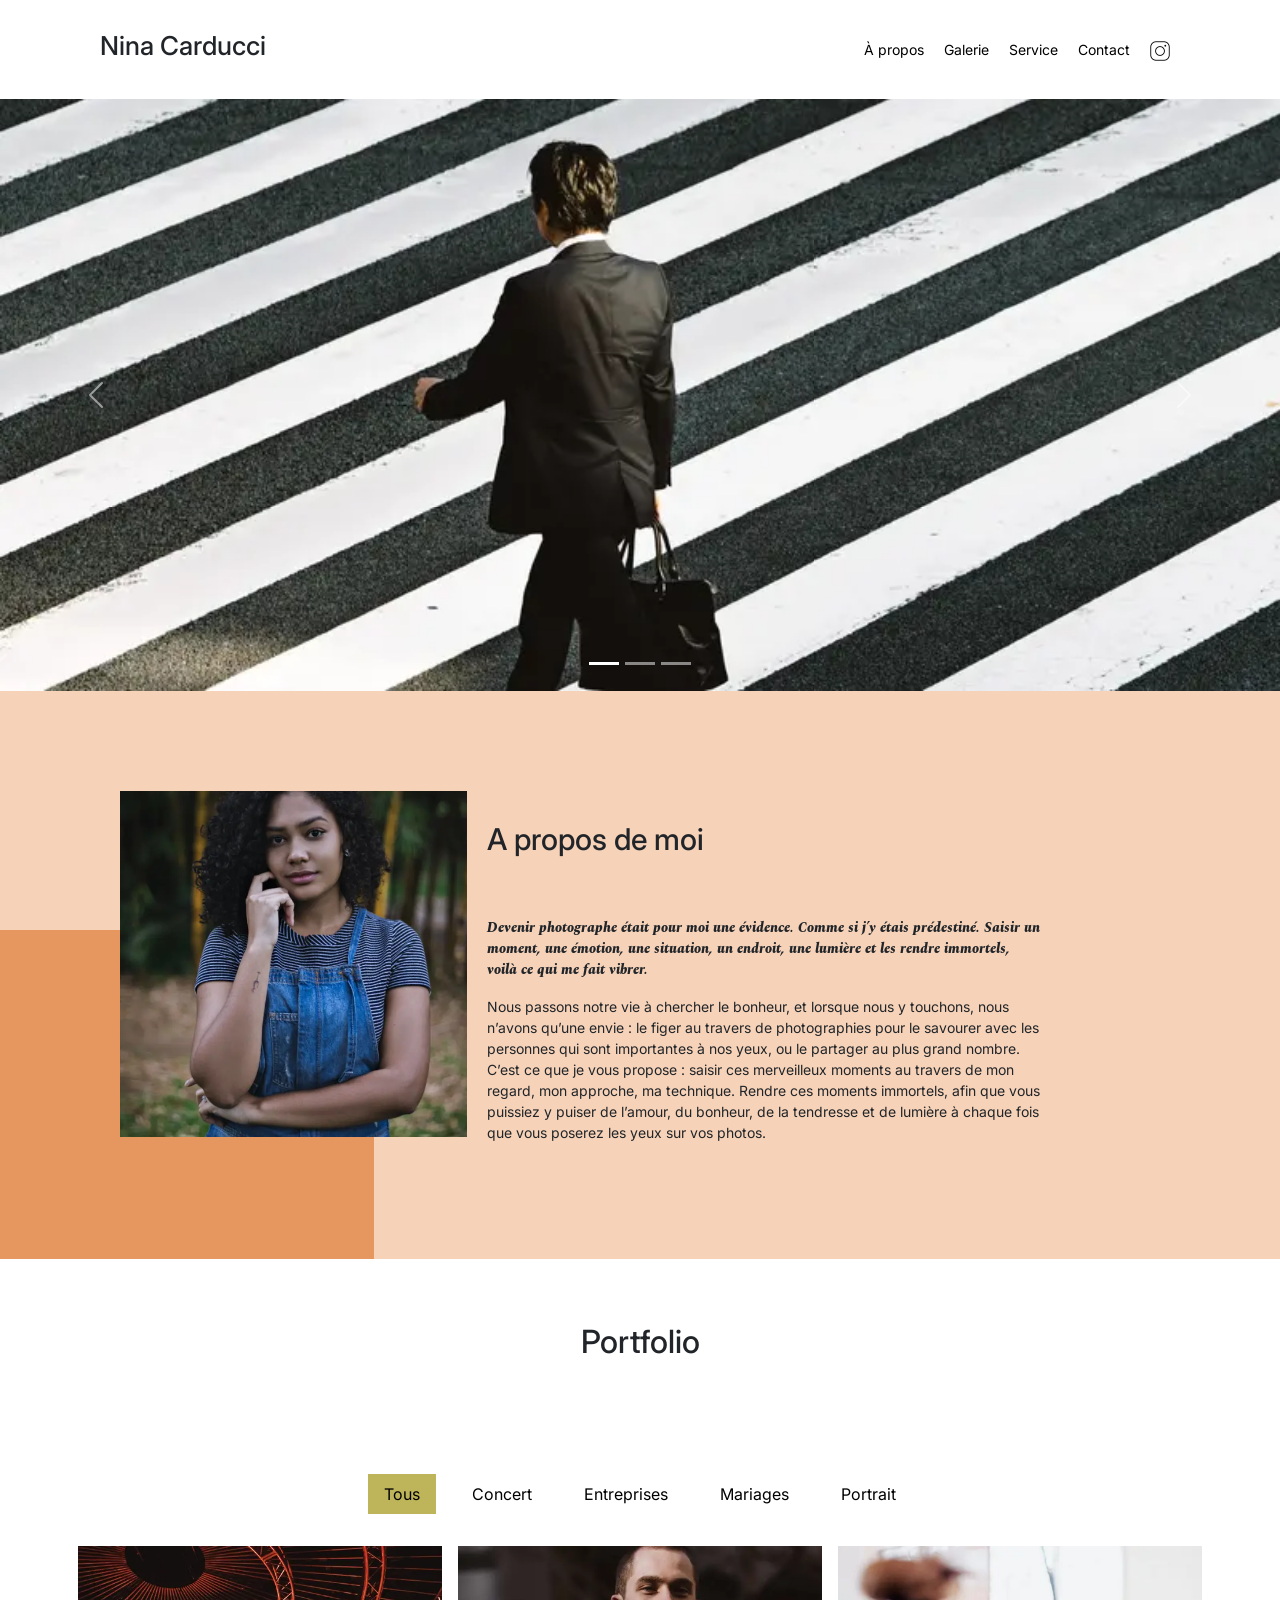
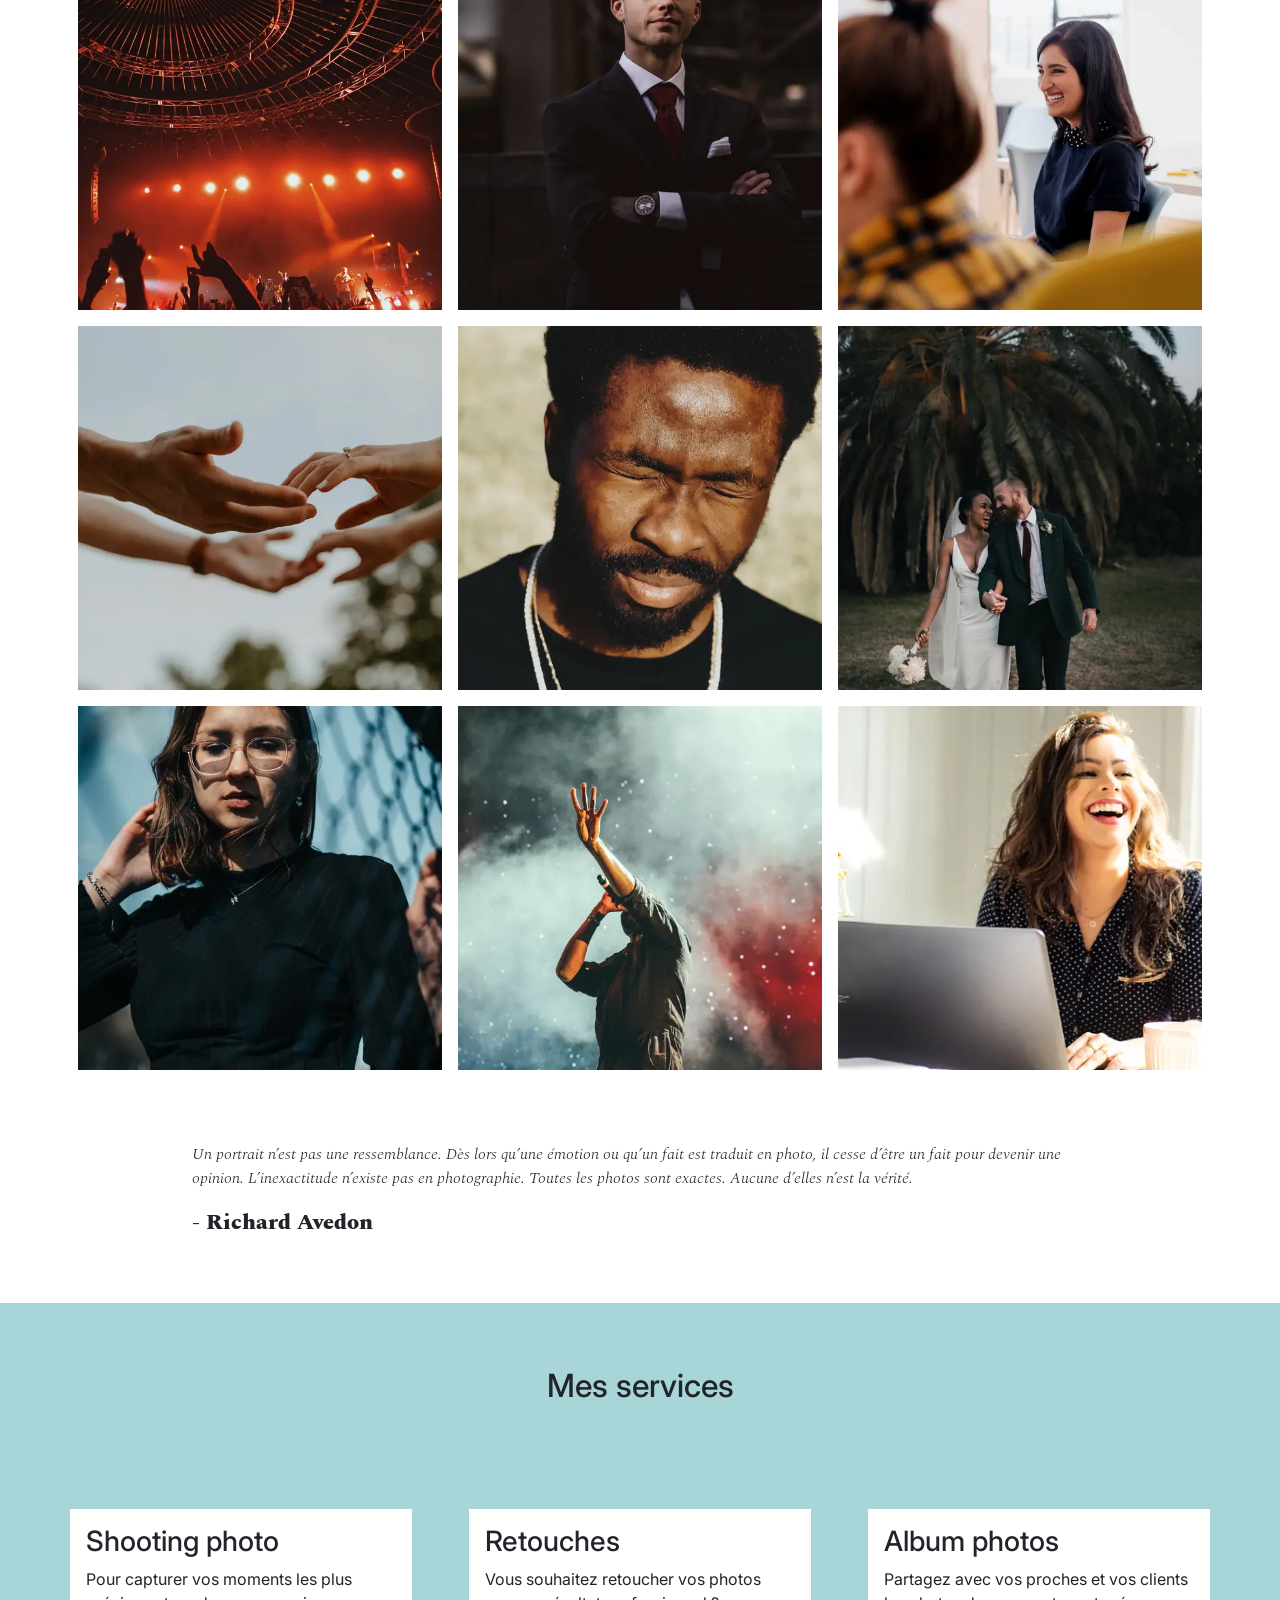
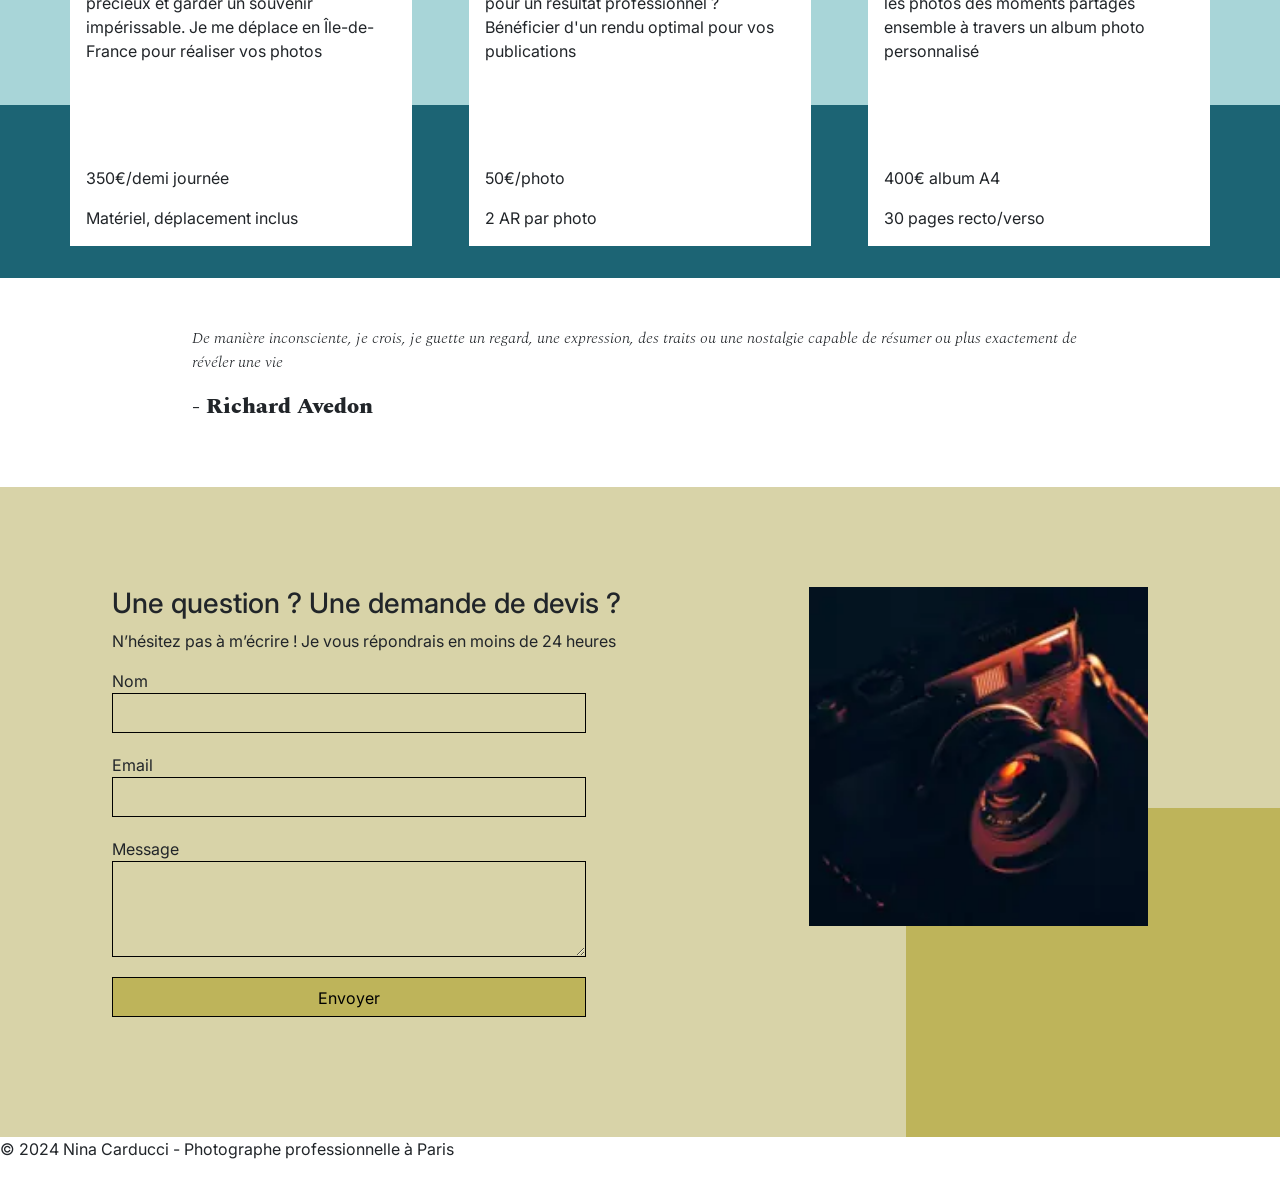
<file: index.html>
<!DOCTYPE html>
<html lang="fr">
<head>
	<meta name="viewport" content="width=device-width, initial-scale=1.0">
	<link rel="stylesheet" href="./assets/bootstrap/bootstrap.min.css">
	<link rel="stylesheet" href="./assets/style.css">
	<link rel="preconnect" href="https://fonts.googleapis.com">
	<link rel="preconnect" href="https://fonts.gstatic.com" crossorigin>
	<link href="https://fonts.googleapis.com/css2?family=Inter&family=Spectral:ital,wght@0,400;1,300;1,400;1,800&display=swap" rel="stylesheet" media="print" onload="this.media='all'">
	<link rel="preload" href="./assets/images/slider/ryoji-iwata-wUZjnOv7t0g-unsplash.webp" as="image" fetchpriority="high">
	<meta charset="UTF-8">
	<title>Nina Carducci - Photographe professionnelle en Île-de-France</title>
	<meta name="description" content="Nina Carducci, photographe professionnelle à Paris. Portraits, mariages, événements et shooting photo en Île-de-France. Devis gratuit.">
	<meta name="robots" content="index, follow">
	<meta property="og:type" content="website">
	<meta property="og:url" content="https://angegabrieliliesyvainonangaouk-prog.github.io/photographe-website-/">
	<meta property="og:title" content="Nina Carducci - Photographe professionnelle en Île-de-France">
	<meta property="og:description" content="Nina Carducci, photographe professionnelle à Paris. Portraits, mariages, événements et shooting photo en Île-de-France. Devis gratuit.">
	<meta property="og:image" content="https://angegabrieliliesyvainonangaouk-prog.github.io/photographe-website-/assets/images/nina.webp">
	<meta property="og:locale" content="fr_FR">
	<meta name="twitter:card" content="summary_large_image">
	<meta name="twitter:title" content="Nina Carducci - Photographe professionnelle en Île-de-France">
	<meta name="twitter:description" content="Nina Carducci, photographe professionnelle à Paris. Portraits, mariages, événements et shooting photo en Île-de-France. Devis gratuit.">
	<meta name="twitter:image" content="https://angegabrieliliesyvainonangaouk-prog.github.io/photographe-website-/assets/images/nina.webp">
	<script type="application/ld+json">
	{
		"@context": "https://schema.org",
		"@type": "ProfessionalService",
		"name": "Nina Carducci",
		"description": "Photographe professionnelle à Bordeaux. Portraits, mariages, événements et shooting photo en Gironde.",
		"url": "https://angegabrieliliesyvainonangaouk-prog.github.io/photographe-website-/",
		"image": "https://angegabrieliliesyvainonangaouk-prog.github.io/photographe-website-/assets/images/nina.webp",
		"priceRange": "50€ - 400€",
		"telephone": "+33556677889",
		"address": {
			"@type": "PostalAddress",
			"streetAddress": "68 avenue Alsace-Lorraine",
			"postalCode": "33200",
			"addressLocality": "Bordeaux",
			"addressCountry": "FR"
		},
		"geo": {
			"@type": "GeoCoordinates",
			"latitude": 44.837789,
			"longitude": -0.57918
		},
		"openingHoursSpecification": {
			"@type": "OpeningHoursSpecification",
			"dayOfWeek": ["Monday", "Tuesday", "Wednesday", "Thursday", "Friday"],
			"opens": "10:00",
			"closes": "19:00"
		},
		"areaServed": "Bordeaux",
		"serviceType": ["Photographie", "Retouches photo", "Album photo"],
		"sameAs": "https://www.instagram.com/ninacarducci.photo/?hl=fr"
	}
	</script>
	<script src="https://code.jquery.com/jquery-3.4.1.min.js" integrity="sha256-CSXorXvZcTkaix6Yvo6HppcZGetbYMGWSFlBw8HfCJo=" crossorigin="anonymous" defer></script>
	<script src="./assets/bootstrap/bootstrap.bundle.min.js" defer></script>
	<script src="./assets/maugallery.js" defer></script>
	<script src="./assets/scripts.js" defer></script>
</head>
<body>
<header class="top-header">
	<h1 class="name">Nina Carducci</h1>
	<nav class="nav">   
		<ul>
			<li><a href="#about">À propos</a></li>
			<li><a href="#gallery">Galerie</a></li>
			<li><a href="#services">Service</a></li>
			<li><a href="#contact">Contact</a></li>
			<li><a class="social-link" href="https://www.instagram.com/ninacarducci.photo/?hl=fr" target="_blank" rel="noopener noreferrer"><img src="assets/images/instagram.png" alt="Instagram de Nina Carducci"></a></li>
		</ul>
	</nav>
</header>
<main>
<section id="header" aria-label="Bannière principale">

	<div id="carouselExampleIndicators" class="carousel slide" data-bs-ride="carousel">
		<div class="carousel-indicators">
			<button type="button" data-bs-target="#carouselExampleIndicators" data-bs-slide-to="0" class="active" aria-current="true" aria-label="Slide 1"></button>
			<button type="button" data-bs-target="#carouselExampleIndicators" data-bs-slide-to="1" aria-label="Slide 2"></button>
			<button type="button" data-bs-target="#carouselExampleIndicators" data-bs-slide-to="2" aria-label="Slide 3"></button>
		</div>
		<div class="carousel-inner">
			<div class="carousel-item active">
				<img src="./assets/images/slider/ryoji-iwata-wUZjnOv7t0g-unsplash.webp" width="800" height="370" class="d-block w-100" alt="Photographe en action lors d'un événement" fetchpriority="high">
			</div>
			<div class="carousel-item">
				<img src="./assets/images/slider/nicholas-green-nPz8akkUmDI-unsplash.webp" width="1920" height="888" class="d-block w-100" alt="Séance photo professionnelle en lumière naturelle">
			</div>
			<div class="carousel-item">
				<img src="./assets/images/slider/edward-cisneros-3_h6-1NPDGw-unsplash.webp" width="1920" height="887" class="d-block w-100" alt="Portrait capturé lors d'un shooting photo">
			</div>
		</div>
		<button class="carousel-control-prev" type="button" data-bs-target="#carouselExampleIndicators" data-bs-slide="prev" aria-label="Previous">
			<span class="carousel-control-prev-icon" aria-hidden="true"></span>
		</button>
		<button class="carousel-control-next" type="button" data-bs-target="#carouselExampleIndicators" data-bs-slide="next" aria-label="Next">
			<span class="carousel-control-next-icon" aria-hidden="true"></span>
		</button>
	</div>
</section>
<section id="about" aria-labelledby="about-title">
	<div class="picture left">
				<img src="./assets/images/nina.webp" alt="Nina Carducci, photographe professionnelle" loading="lazy">
	</div>
	<div id="about-me">
		<h2 id="about-title" class="about-me__title">A propos de moi</h2>
		<p class="about-me__introduction">Devenir photographe était pour moi une évidence. Comme si j’y étais prédestiné. Saisir un moment, une émotion, une situation, un endroit, une lumière et les rendre immortels, voilà ce qui me fait vibrer.</p>
		<p>Nous passons notre vie à chercher le bonheur, et lorsque nous y touchons, nous n’avons qu’une envie : le figer au travers de photographies pour le savourer avec les personnes qui sont importantes à nos yeux, ou le partager au plus grand nombre.
			C’est ce que je vous propose : saisir ces merveilleux moments au travers de mon regard, mon approche, ma technique. Rendre ces moments immortels, afin que vous puissiez y puiser de l’amour, du bonheur, de la tendresse et de lumière à chaque fois que vous poserez les yeux sur vos photos.</p>
	</div>
</section>
<section id="gallery" aria-labelledby="gallery-title">
	<h2 id="gallery-title" class="title">Portfolio</h2>
	<div class="container py-3">
		<div class="gallery" style="display: none">
			<img data-gallery-tag="Concert" class="gallery-item" src="./assets/images/gallery/concerts/aaron-paul-wnX-fXzB6Cw-unsplash.webp" alt="Photo de concert prise par Nina Carducci" loading="lazy"/>
			<img data-gallery-tag="Entreprises" class="gallery-item" src="./assets/images/gallery/entreprise/ali-morshedlou-WMD64tMfc4k-unsplash.webp" alt="Portrait professionnel en entreprise" loading="lazy"/>
			<img data-gallery-tag="Entreprises" class="gallery-item" src="./assets/images/gallery/entreprise/jason-goodman-tHO1_OuKbg0-unsplash.webp" alt="Shooting photo corporate" loading="lazy"/>
			<img data-gallery-tag="Mariages" class="gallery-item" src="./assets/images/gallery/mariage/hannah-busing-RvF2R_qMpRk-unsplash.webp" alt="Photo de mariage capturée par Nina Carducci" loading="lazy"/>
			<img data-gallery-tag="Portrait" class="gallery-item" src="./assets/images/gallery/portraits/ade-tunji-rVkhWWZFAtQ-unsplash.webp" alt="Portrait artistique en studio" loading="lazy"/>
			<img data-gallery-tag="Mariages" class="gallery-item" src="./assets/images/gallery/mariage/jakob-owens-SiniLJkXhMc-unsplash.webp" alt="Moments de bonheur lors d'un mariage" loading="lazy"/>
			<img data-gallery-tag="Portrait" class="gallery-item" src="./assets/images/gallery/portraits/nino-van-prattenburg--443cl1uR_8-unsplash.webp" alt="Portrait expressif en lumière naturelle" loading="lazy"/>
			<img data-gallery-tag="Concert" class="gallery-item" src="./assets/images/gallery/concerts/austin-neill-hgO1wFPXl3I-unsplash.webp" alt="Ambiance d'un concert en photographie" loading="lazy"/>
			<img data-gallery-tag="Entreprises" class="gallery-item" src="./assets/images/gallery/entreprise/mateus-campos-felipe-Fsgzm8N0hIY-unsplash.webp" alt="Portrait d'entrepreneur professionnel" loading="lazy"/>
		</div>
	</div>
	<div class="quote">
		<figure>
			<blockquote>
				<p class="quote__text">Un portrait n’est pas une ressemblance. Dès lors qu’une émotion ou qu’un fait est traduit en photo, il cesse d’être un fait pour devenir une opinion. L’inexactitude n’existe pas en photographie. Toutes les photos sont exactes. Aucune d’elles n’est la vérité.</p>
			</blockquote>
			<figcaption class="quote__author">- Richard Avedon</figcaption>
		</figure>
	</div>
</section>
<section id="services" aria-labelledby="services-title">
	<h2 id="services-title" class="title">Mes services</h2>
	<div class="container">
		<div class="service">
			<div class="service__description">
				<h3>Shooting photo</h3>
				<p>Pour capturer vos moments les plus précieux et garder un souvenir impérissable. Je me déplace en Île-de-France pour réaliser vos photos</p>
			</div>
			<div class="service__price">
			<p class="service__price-title">350€/demi journée</p>
				<span>Matériel, déplacement inclus</span>
			</div>

		</div>
		<div class="service">
			<div class="service__description">
				<h3>Retouches</h3>
				<p>Vous souhaitez retoucher vos photos pour un résultat professionnel ? Bénéficier d'un rendu optimal pour vos publications</p>
			</div>
			<div class="service__price">
				<p class="service__price-title">50€/photo</p>
				<span>2 AR par photo</span>
			</div>
		</div>
		<div class="service">
			<div class="service__description">
				<h3>Album photos</h3>
				<p>Partagez avec vos proches et vos clients les photos des moments partagés ensemble à travers un album photo personnalisé</p>
			</div>
			<div class="service__price">
				<p class="service__price-title">400€ album A4</p>
				<span>30 pages recto/verso</span>
			</div>
		</div>
	</div>
</section>
<section class="quote" aria-label="Citation">
	<figure>
		<blockquote>
			<p class="quote__text">De manière inconsciente, je crois, je guette un regard, une expression, des traits ou une nostalgie capable de résumer ou plus exactement de révéler une vie</p>
		</blockquote>
		<figcaption class="quote__author">- Richard Avedon</figcaption>
	</figure>
</section>
<section id="contact" aria-labelledby="contact-title">
	<div class="container">
		<div class="form-container">
			<h3 id="contact-title">Une question ? Une demande de devis ?</h3>
			<p> N’hésitez pas à m’écrire ! Je vous répondrais en moins de 24 heures</p>
			<form action="" method="post">
				<label for="nom">Nom</label>
				<input type="text" name="nom" id="nom" autocomplete="name">
				<label for="email">Email</label>
				<input type="email" name="email" id="email" autocomplete="email">
				<label for="message">Message</label>
				<textarea name="message" id="message" cols="30" rows="10" autocomplete="off"></textarea>
				<input type="submit" value="Envoyer"/>
			</form>
		</div>
		<div class="picture right">
			<img src="./assets/images/camera.webp" alt="Appareil photo professionnel de Nina Carducci" loading="lazy">
		</div>
	</div>
</section>
</main>
<footer class="footer">
	<p>&copy; 2024 Nina Carducci - Photographe professionnelle à Paris</p>
</footer>
</body>
</html>
</file>
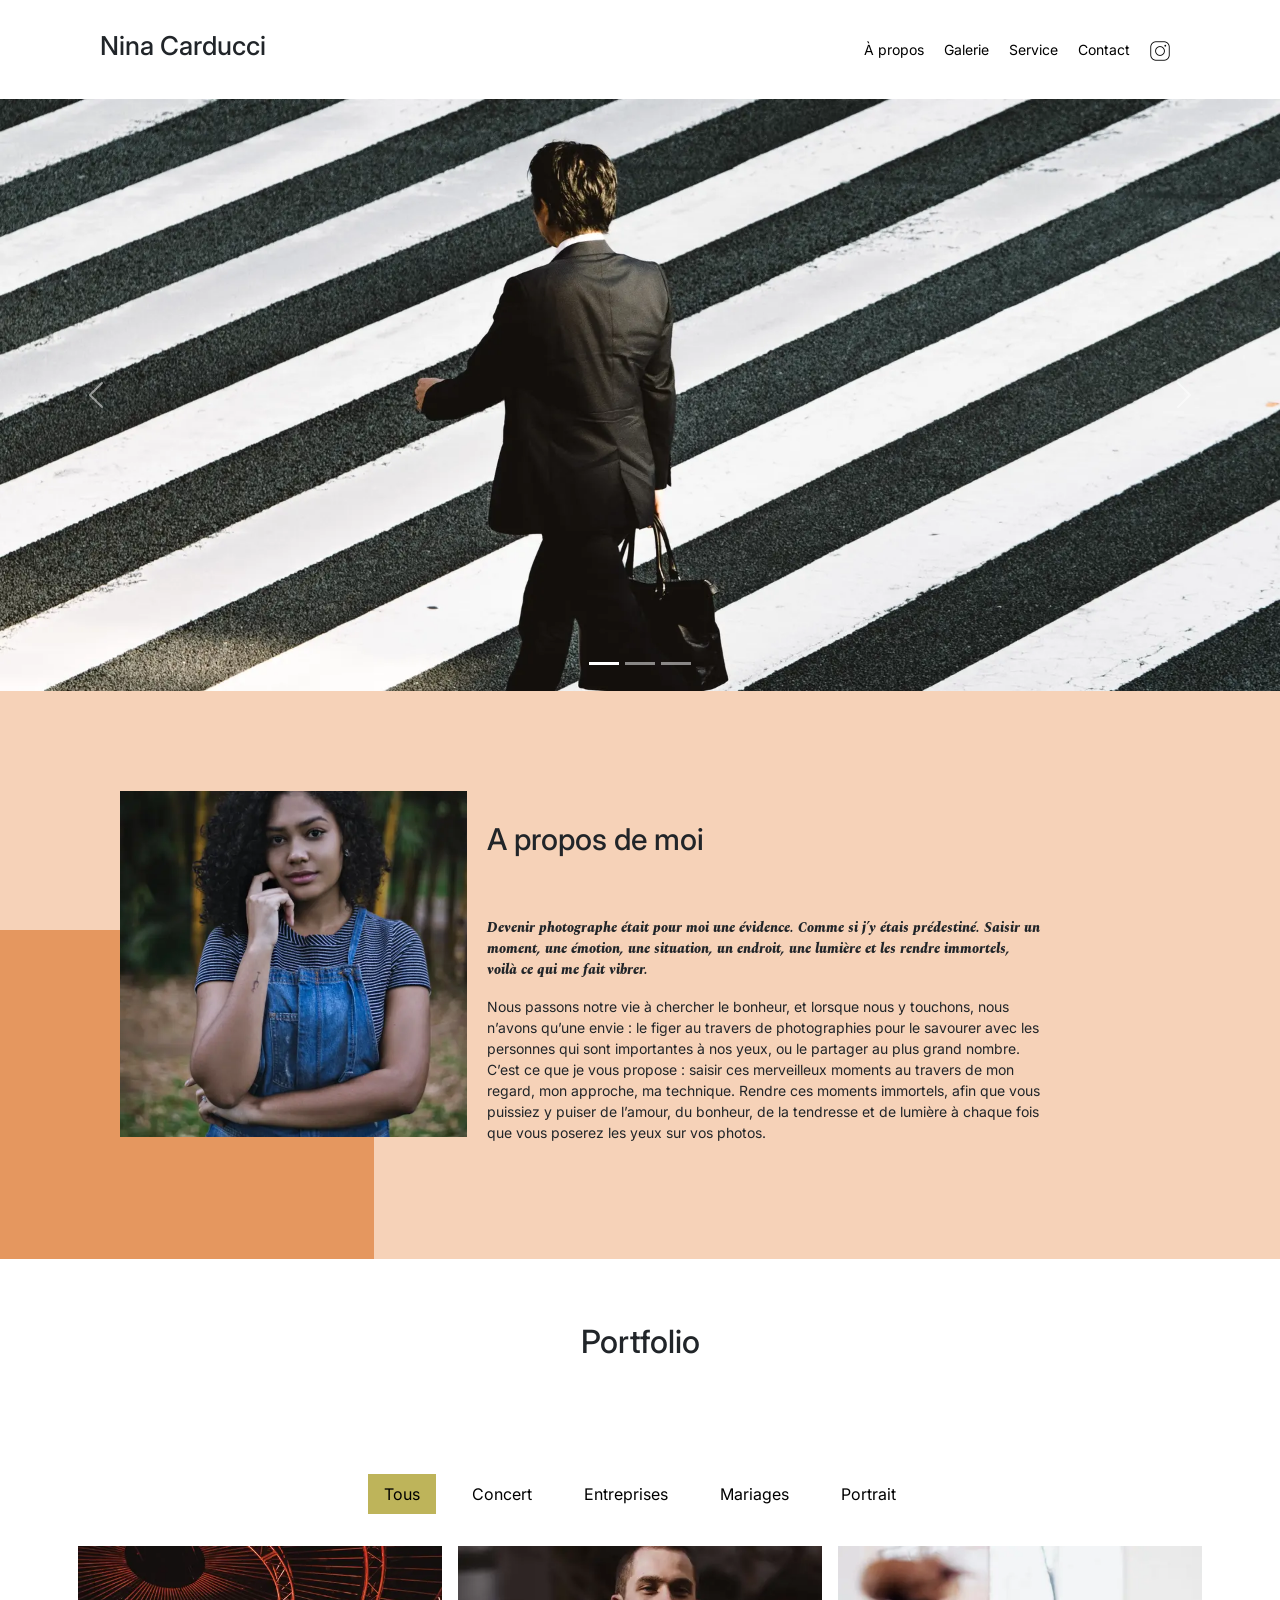
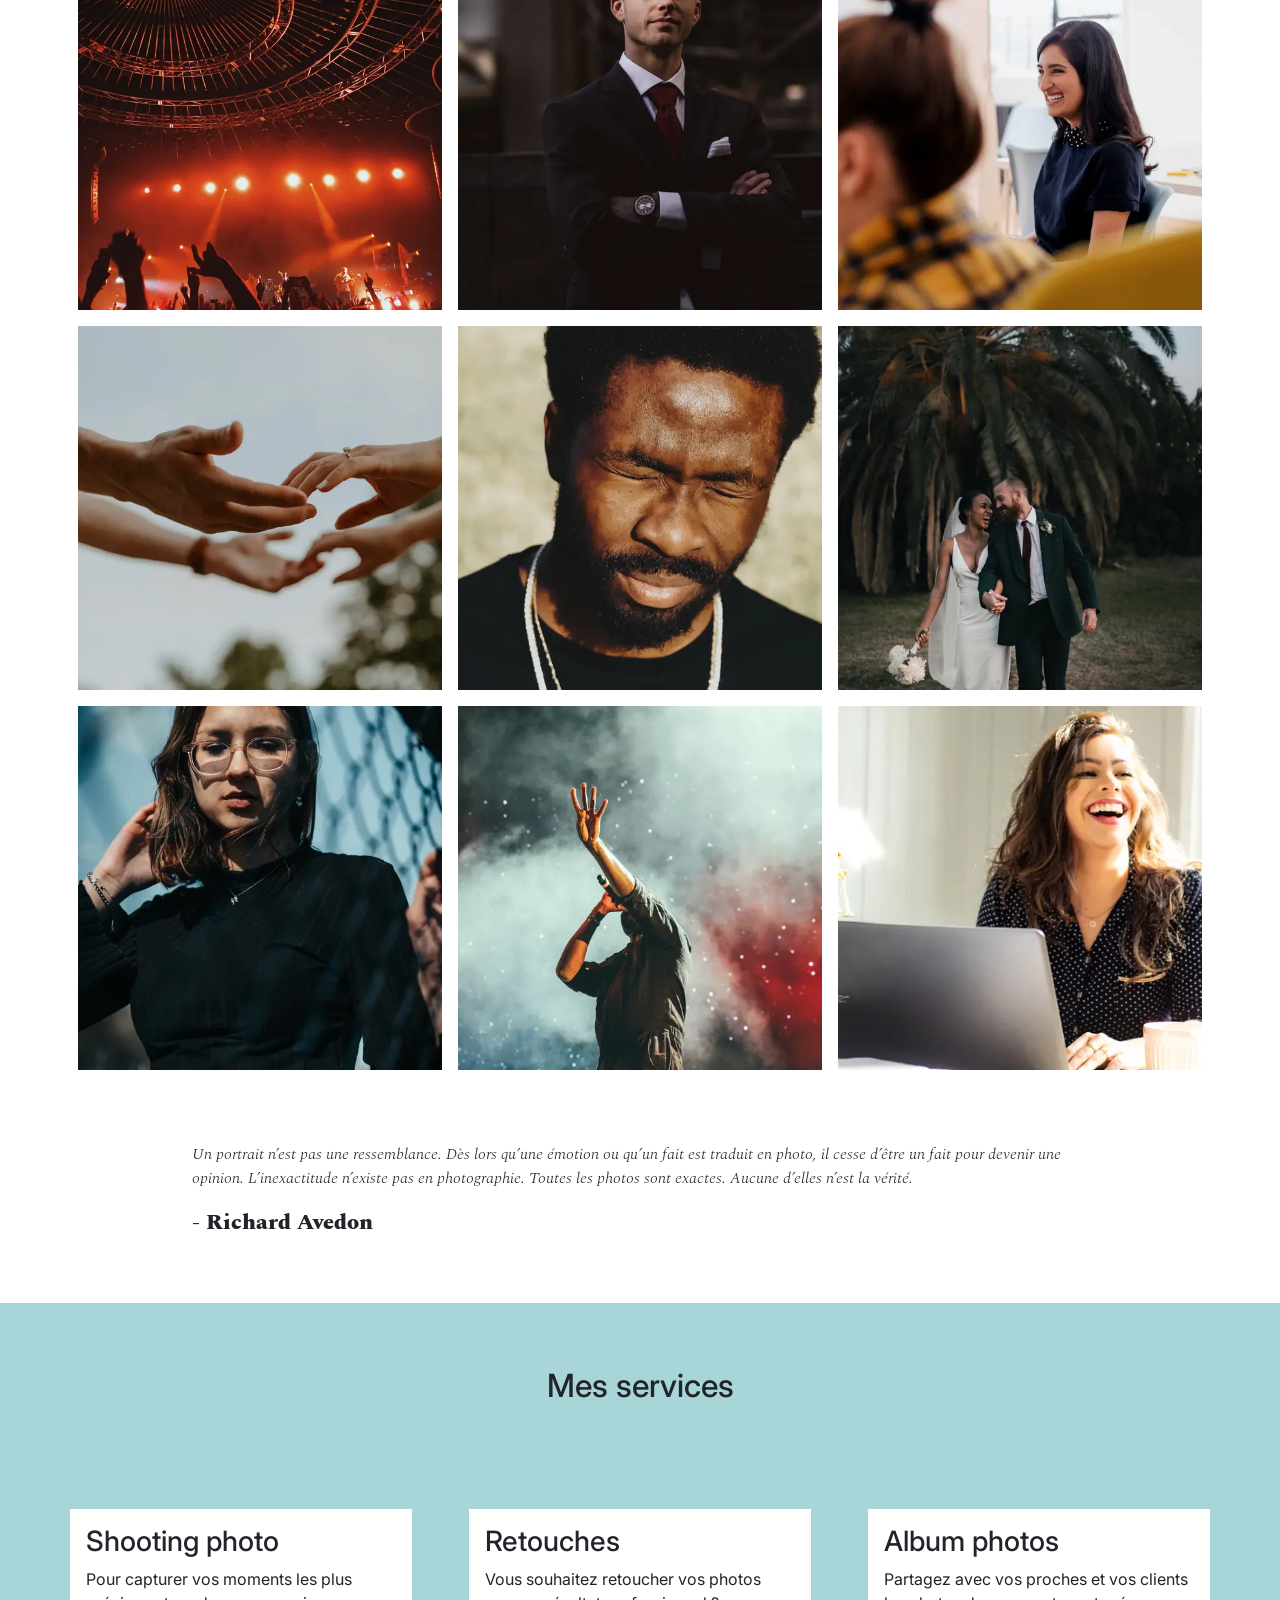
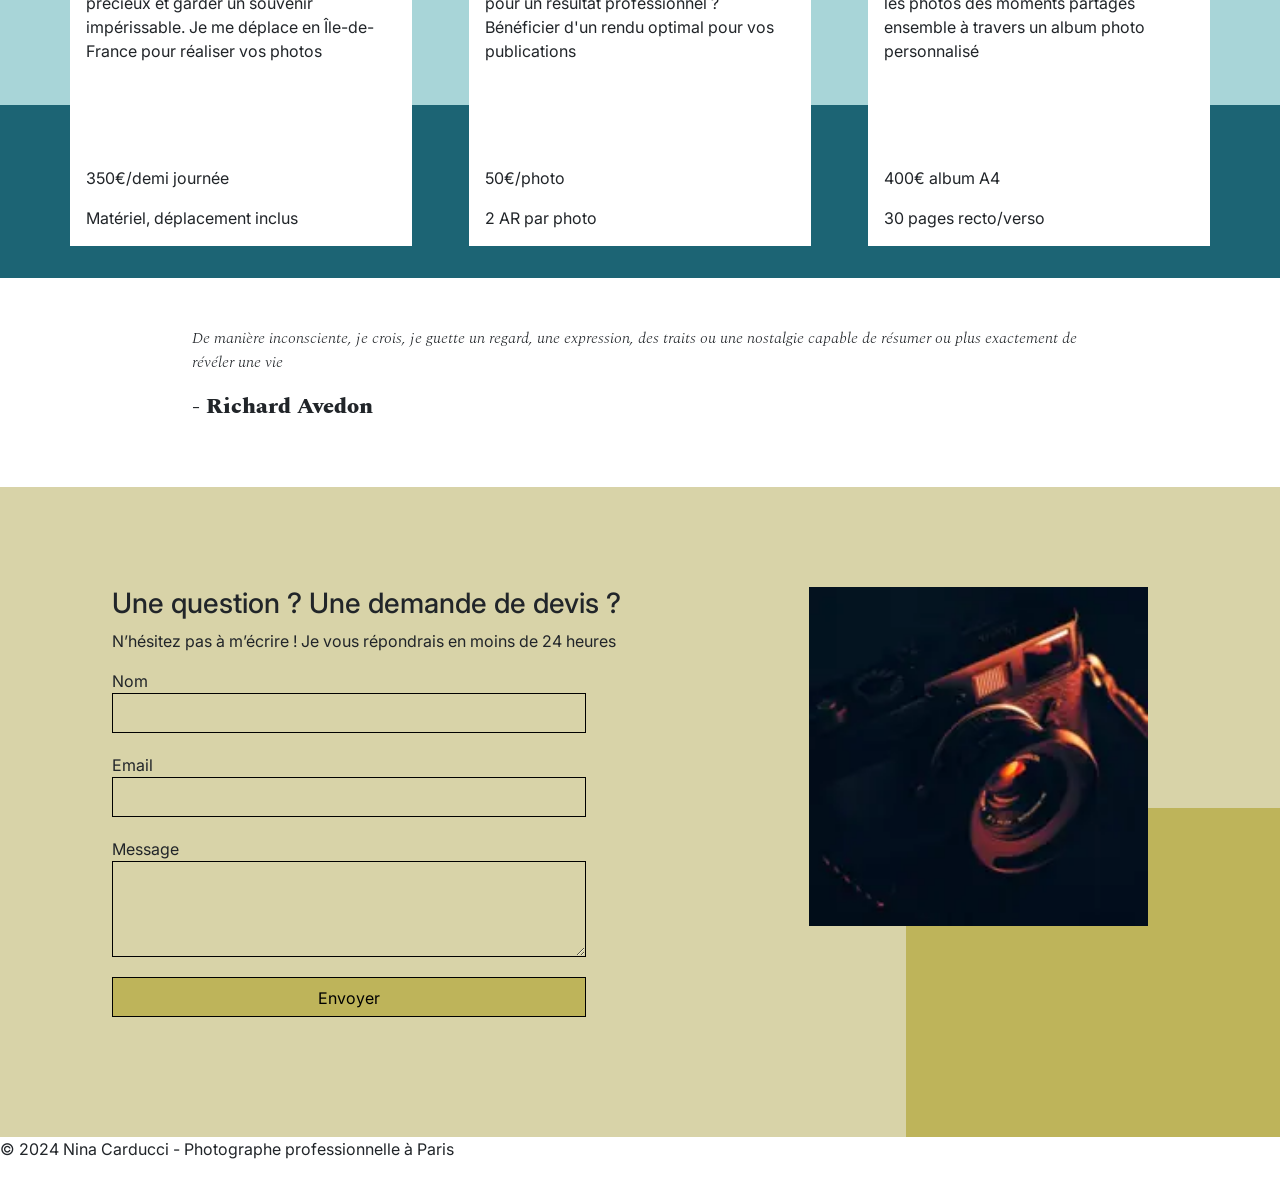
<file: Nina-Carducci-Dev/index.html>
<!DOCTYPE html>
<html lang="fr">
<head>
	<meta name="viewport" content="width=device-width, initial-scale=1.0">
	<link rel="stylesheet" href="./assets/bootstrap/bootstrap.min.css">
	<link rel="stylesheet" href="./assets/style.css">
	<link rel="preconnect" href="https://fonts.googleapis.com">
	<link rel="preconnect" href="https://fonts.gstatic.com" crossorigin>
	<link href="https://fonts.googleapis.com/css2?family=Inter&family=Spectral:ital,wght@0,400;1,300;1,400;1,800&display=swap" rel="stylesheet" media="print" onload="this.media='all'">
	<link rel="preload" href="./assets/images/slider/ryoji-iwata-wUZjnOv7t0g-unsplash.webp" as="image" fetchpriority="high">
	<meta charset="UTF-8">
	<title>Nina Carducci  Photographe professionnelle</title>
	<meta name="description" content="Nina Carducci, photographe professionnelle à Paris. Portraits, mariages, événements et shooting photo en Île-de-France. Devis gratuit.">
	<script src="./assets/bootstrap/bootstrap.bundle.min.js" defer></script>
	<script src="https://code.jquery.com/jquery-3.4.1.min.js" integrity="sha256-CSXorXvZcTkaix6Yvo6HppcZGetbYMGWSFlBw8HfCJo=" crossorigin="anonymous" defer></script>
	<script src="./assets/maugallery.js" defer></script>
	<script src="./assets/scripts.js" defer></script>
</head>
<body>
<header class="top-header">
	<h1 class="name">Nina Carducci</h1>
	<nav class="nav">   
		<ul>
			<li><a href="#about">À propos</a></li>
			<li><a href="#gallery">Galerie</a></li>
			<li><a href="#services">Service</a></li>
			<li><a href="#contact">Contact</a></li>
			<li><a class="social-link" href="https://www.instagram.com/ninacarducci.photo/?hl=fr" target="_blank"><img src="assets/images/instagram.png" alt="Instagram de Nina Carducci"></a></li>
		</ul>
	</nav>
</header>
<main>
<section id="header" aria-label="Bannière principale">

	<div id="carouselExampleIndicators" class="carousel slide" data-bs-ride="carousel">
		<div class="carousel-indicators">
			<button type="button" data-bs-target="#carouselExampleIndicators" data-bs-slide-to="0" class="active" aria-current="true" aria-label="Slide 1"></button>
			<button type="button" data-bs-target="#carouselExampleIndicators" data-bs-slide-to="1" aria-label="Slide 2"></button>
			<button type="button" data-bs-target="#carouselExampleIndicators" data-bs-slide-to="2" aria-label="Slide 3"></button>
		</div>
		<div class="carousel-inner">
			<div class="carousel-item active">
				<img src="./assets/images/slider/ryoji-iwata-wUZjnOv7t0g-unsplash.webp" width="1920" height="888" class="d-block w-100" alt="Photographe en action lors d'un événement" fetchpriority="high">
			</div>
			<div class="carousel-item">
				<img src="./assets/images/slider/nicholas-green-nPz8akkUmDI-unsplash.webp" width="1920" height="888" class="d-block w-100" alt="Séance photo professionnelle en lumière naturelle">
			</div>
			<div class="carousel-item">
				<img src="./assets/images/slider/edward-cisneros-3_h6-1NPDGw-unsplash.webp" width="1920" height="887" class="d-block w-100" alt="Portrait capturé lors d'un shooting photo">
			</div>
		</div>
		<button class="carousel-control-prev" type="button" data-bs-target="#carouselExampleIndicators" data-bs-slide="prev">
			<span class="carousel-control-prev-icon" aria-hidden="true"></span>
			<span class="visually-hidden">Previous</span>
		</button>
		<button class="carousel-control-next" type="button" data-bs-target="#carouselExampleIndicators" data-bs-slide="next">
			<span class="carousel-control-next-icon" aria-hidden="true"></span>
			<span class="visually-hidden">Next</span>
		</button>
	</div>
</section>
<section id="about" aria-labelledby="about-title">
	<div class="picture left">
				<img src="./assets/images/nina.webp" alt="Nina Carducci, photographe professionnelle" loading="lazy">
	</div>
	<div id="about-me">
		<h2 id="about-title" class="about-me__title">A propos de moi</h2>
		<p class="about-me__introduction">Devenir photographe était pour moi une évidence. Comme si j’y étais prédestiné. Saisir un moment, une émotion, une situation, un endroit, une lumière et les rendre immortels, voilà ce qui me fait vibrer.</p>
		<p>Nous passons notre vie à chercher le bonheur, et lorsque nous y touchons, nous n’avons qu’une envie : le figer au travers de photographies pour le savourer avec les personnes qui sont importantes à nos yeux, ou le partager au plus grand nombre.
			C’est ce que je vous propose : saisir ces merveilleux moments au travers de mon regard, mon approche, ma technique. Rendre ces moments immortels, afin que vous puissiez y puiser de l’amour, du bonheur, de la tendresse et de lumière à chaque fois que vous poserez les yeux sur vos photos.</p>
	</div>
</section>
<section id="gallery" aria-labelledby="gallery-title">
	<h2 id="gallery-title" class="title">Portfolio</h2>
	<div class="container py-3">
		<div class="gallery" style="display: none">
			<img data-gallery-tag="Concert" class="gallery-item" src="./assets/images/gallery/concerts/aaron-paul-wnX-fXzB6Cw-unsplash.webp" alt="Photo de concert prise par Nina Carducci" loading="lazy"/>
			<img data-gallery-tag="Entreprises" class="gallery-item" src="./assets/images/gallery/entreprise/ali-morshedlou-WMD64tMfc4k-unsplash.webp" alt="Portrait professionnel en entreprise" loading="lazy"/>
			<img data-gallery-tag="Entreprises" class="gallery-item" src="./assets/images/gallery/entreprise/jason-goodman-tHO1_OuKbg0-unsplash.webp" alt="Shooting photo corporate" loading="lazy"/>
			<img data-gallery-tag="Mariages" class="gallery-item" src="./assets/images/gallery/mariage/hannah-busing-RvF2R_qMpRk-unsplash.webp" alt="Photo de mariage capturée par Nina Carducci" loading="lazy"/>
			<img data-gallery-tag="Portrait" class="gallery-item" src="./assets/images/gallery/portraits/ade-tunji-rVkhWWZFAtQ-unsplash.webp" alt="Portrait artistique en studio" loading="lazy"/>
			<img data-gallery-tag="Mariages" class="gallery-item" src="./assets/images/gallery/mariage/jakob-owens-SiniLJkXhMc-unsplash.webp" alt="Moments de bonheur lors d'un mariage" loading="lazy"/>
			<img data-gallery-tag="Portrait" class="gallery-item" src="./assets/images/gallery/portraits/nino-van-prattenburg--443cl1uR_8-unsplash.webp" alt="Portrait expressif en lumière naturelle" loading="lazy"/>
			<img data-gallery-tag="Concert" class="gallery-item" src="./assets/images/gallery/concerts/austin-neill-hgO1wFPXl3I-unsplash.webp" alt="Ambiance d'un concert en photographie" loading="lazy"/>
			<img data-gallery-tag="Entreprises" class="gallery-item" src="./assets/images/gallery/entreprise/mateus-campos-felipe-Fsgzm8N0hIY-unsplash.webp" alt="Portrait d'entrepreneur professionnel" loading="lazy"/>
		</div>
	</div>
	<div class="quote">
		<figure>
			<blockquote>
				<p class="quote__text">Un portrait n’est pas une ressemblance. Dès lors qu’une émotion ou qu’un fait est traduit en photo, il cesse d’être un fait pour devenir une opinion. L’inexactitude n’existe pas en photographie. Toutes les photos sont exactes. Aucune d’elles n’est la vérité.</p>
			</blockquote>
			<figcaption class="quote__author">- Richard Avedon</figcaption>
		</figure>
	</div>
</section>
<section id="services" aria-labelledby="services-title">
	<h2 id="services-title" class="title">Mes services</h2>
	<div class="container">
		<div class="service">
			<div class="service__description">
				<h3>Shooting photo</h3>
				<p>Pour capturer vos moments les plus précieux et garder un souvenir impérissable. Je me déplace en Île-de-France pour réaliser vos photos</p>
			</div>
			<div class="service__price">
			<p class="service__price-title">350€/demi journée</p>
				<span>Matériel, déplacement inclus</span>
			</div>

		</div>
		<div class="service">
			<div class="service__description">
				<h3>Retouches</h3>
				<p>Vous souhaitez retoucher vos photos pour un résultat professionnel ? Bénéficier d'un rendu optimal pour vos publications</p>
			</div>
			<div class="service__price">
				<p class="service__price-title">50€/photo</p>
				<span>2 AR par photo</span>
			</div>
		</div>
		<div class="service">
			<div class="service__description">
				<h3>Album photos</h3>
				<p>Partagez avec vos proches et vos clients les photos des moments partagés ensemble à travers un album photo personnalisé</p>
			</div>
			<div class="service__price">
				<p class="service__price-title">400€ album A4</p>
				<span>30 pages recto/verso</span>
			</div>
		</div>
	</div>
</section>
<section class="quote" aria-label="Citation">
	<figure>
		<blockquote>
			<p class="quote__text">De manière inconsciente, je crois, je guette un regard, une expression, des traits ou une nostalgie capable de résumer ou plus exactement de révéler une vie</p>
		</blockquote>
		<figcaption class="quote__author">- Richard Avedon</figcaption>
	</figure>
</section>
<section id="contact" aria-labelledby="contact-title">
	<div class="container">
		<div class="form-container">
			<h3 id="contact-title">Une question ? Une demande de devis ?</h3>
			<p> N’hésitez pas à m’écrire ! Je vous répondrais en moins de 24 heures</p>
			<form action="" method="post">
				<label for="nom">Nom</label>
				<input type="text" name="nom" id="nom">
				<label for="email">Email</label>
				<input type="email" name="email" id="email">
				<label for="message">Message</label>
				<textarea name="message" id="message" cols="30" rows="10"></textarea>
				<input type="submit" value="Envoyer"/>
			</form>
		</div>
		<div class="picture right">
			<img src="./assets/images/camera.webp" alt="" loading="lazy">
		</div>
	</div>
</section>
</main>
<footer class="footer">
	<p>&copy; 2024 Nina Carducci - Photographe professionnelle à Paris</p>
</footer>
</body>
</html>
</file>
<file: assets/style.css>
body {
	max-width: 1920px;
	margin: auto;
}
* {
	font-family: 'Inter';
	font-style: normal;
}
.carousel-item img {
	height: auto;
}
.top-header {
	background-color: white;
	position: sticky;
	top:0;
	z-index: 1000;
	display: flex;
	justify-content: space-between;
	padding-inline: 100px;
	padding-block: 30px;
	align-items: center;
}

.top-header .name {
	font-size: 26px;
}

.nav ul {
	display: flex;
	list-style-type: none;
	font-size: 14px;
	margin-bottom: 0;
}

.nav li {
	padding-inline: 10px;
}

.nav a {
	text-decoration: none;
	color: #000
}

.social-link img {
	width: 20px;
}

#about {
	display: flex;
	background-color: #F6D2B8;
	padding-inline: 100px;
	padding-block: 100px;
	position: relative;
}

.picture.left::before {
	content: ' ';
	background-color: #E5975F;
	width: 374px;
	height: 329px;
	position: absolute;
	bottom: 0;
	left: 0;
	z-index: -1;
}

.picture {
	flex: 1;
	margin: 0 20px;
	z-index: 0;
}

.picture img {
	width: 100%;

}
#about-me {
	flex: 2
}
.about-me__title {
	margin-top: 1em;
	margin-bottom: 60px;
	font-size: 30px;
}
.about-me__introduction {
	font-family: 'Spectral';
	font-weight: 800;
	font-style: italic;
	width: 60%;
}
#about-me p {
	width: 80%;
	font-size: 14px;
}

#gallery {
	/*	min-height: 100vh; */
}
.title{
	text-align: center;
	padding-block: 2em;
}
.gallery .nav {
	justify-content: center;
}
.nav-pills .nav-link.active, .nav-pills .show > .nav-link {
	color: #000;
	background-color: #BEB45A;
	border-radius:0 ;
}
.nav-pills .nav-link {
	color: #000;
	cursor: pointer;
}
.item-column {
	position: relative;
	margin-bottom: 0 !important;
	padding: 0;
}
.item-column::after{
	content: "";
	display: block;
	padding-bottom: 100%;

}
.gallery-item {
	position: absolute;
	width: 100%;
	height: 100%;
	object-fit: cover;
	padding: .5em;
	cursor: pointer;
}
.mg-prev, .mg-next {
	width: 30px;
	height: 30px;
	border-radius: 00%;
	justify-content: center;
	align-items: center;
	display: flex;
	font-size: 24px;
}

.quote {
	font-family: 'Spectral';
	font-style: italic;
	width: 70%;
	margin: auto;
	padding-block: 3em;
}
.quote__text {
	font-family: Spectral;
	font-style: italic;
	font-weight: 300;

}
.quote__author {
	font-family: Spectral;
	font-weight: 800;
	font-size: 22px;
}

#services {
	margin: auto;
	background-color: #A8D5D8 ;
	position: relative;
}
#services .container::before{
	content: ' ';
	background-color: #1C6474;
	position: absolute;
	width: 100%;
	height: 30%;
	bottom: 0;
	left: 0;
	z-index: 0;
}

#services .container {
	justify-content: space-between;
	display: flex;
	padding : 2em 0;

}

.service {
	background-color: white;
	max-width: 390px;
	width: 30%;
	height: 337px;
	padding: 1em;
	display: flex;
	flex-direction: column;
	justify-content: space-between;
	z-index: 1;
}

#contact {
	margin: auto;
	background-color: #D8D3A8 ;
	position: relative;
	padding-inline: 100px;
	padding-block: 100px;
}

#contact .container {
	display: flex;
}
.picture.right::before {
	content: ' ';
	background-color: #BEB45A;
	width: 374px;
	height: 329px;
	position: absolute;
	bottom: 0;
	right: 0;
	z-index: -1;
}
.form-container {
	flex : 2;

}
form {
	display: flex;
	flex-direction: column;
	width: 70%;
	align-items: flex-start;
}

form input {
	width: 100%;
	background-color: transparent;
	border: solid 1px;
	height: 2.5em;
	margin-bottom: 20px;
}

form textarea {
	width: 100%;
	background-color: transparent;
	border: solid 1px;
	height: 5em;
	line-height: 2.5em;
	font-size: 1.2em;
	margin-bottom: 20px;
}
input[type="submit"] {
	background-color: #BEB45A;
	color: #000;
	padding: .5em 1em
}

@media all and (max-width: 1180px) {
	.picture {
		flex : 2;
	}
	#about, #contact .container {
		align-items: center;
	}
	.about-me__title {
		margin-top: 0;
		margin-bottom: 1em;
	}
	#about-me h6, #about-me p {
		width: 100%;
	}
}

@media all and (max-width: 1000px) {
	#about{
		flex-direction: column;

	}
	.picture {
		width: 50%;
	}
	.picture.left::before {
		width: 100%;
		height: 30%;
		position: absolute;
		bottom: auto;
		top: 0;
		left: 0;
		z-index: -1;
	}
	.about-me__title{
		text-align: center;
		margin-top: 1em;
	}
	#services .container {
		flex-direction: column;
	}
	.service {
		width: 100%;
		max-width: 100%;
		height: auto;
		margin: 2em 0
	}
	.service__description{
		margin-bottom: 1em;
	}

	#services .container::before{
		width: 30%;
		height: 100%;
		bottom: 0;
		right: 0;
		left: auto;
		z-index: 0;
	}

	#contact .container {
		flex-direction: column;
	}
	#contact .picture.right {
		margin-top: 1em;
	}
	.picture.right::before {
		width: 100%;
		height: 30%;
		position: absolute;
		bottom: 0;
		right: 0;
		z-index: -1;
	}
}

@media all and (max-width: 650px) {
	.top-header {
		flex-direction: column;
		padding-inline: 0;
	}
	.top-header .nav, .top-header .nav ul {
		width: 100%;
		padding: 0 0 0 0;
	}
	.top-header .nav li {
		flex: 1;
		padding-block: 1em;
		text-align: center;
	}
	.picture.left::before, .picture.right::before {
		height: 150px;
	}
	#services .container {
		align-items: center;
	}
	.service {
		max-width: 90%;
	}
	#about, #contact {
		padding-inline: 2em;
		padding-block: 2em;
	}
	form {
		width: 100%;
	}
	.picture {
		width: 80%;
	}
}
</file>
<file: Nina-Carducci-Dev/assets/style.css>
body {
	max-width: 1920px;
	margin: auto;
}
* {
	font-family: 'Inter';
	font-style: normal;
}
.carousel-item img {
	height: auto;
}
.top-header {
	background-color: white;
	position: sticky;
	top:0;
	z-index: 1000;
	display: flex;
	justify-content: space-between;
	padding-inline: 100px;
	padding-block: 30px;
	align-items: center;
}

.top-header .name {
	font-size: 26px;
}

.nav ul {
	display: flex;
	list-style-type: none;
	font-size: 14px;
	margin-bottom: 0;
}

.nav li {
	padding-inline: 10px;
}

.nav a {
	text-decoration: none;
	color: #000
}

.social-link img {
	width: 20px;
}

#about {
	display: flex;
	background-color: #F6D2B8;
	padding-inline: 100px;
	padding-block: 100px;
	position: relative;
}

.picture.left::before {
	content: ' ';
	background-color: #E5975F;
	width: 374px;
	height: 329px;
	position: absolute;
	bottom: 0;
	left: 0;
	z-index: -1;
}

.picture {
	flex: 1;
	margin: 0 20px;
	z-index: 0;
}

.picture img {
	width: 100%;

}
#about-me {
	flex: 2
}
.about-me__title {
	margin-top: 1em;
	margin-bottom: 60px;
	font-size: 30px;
}
.about-me__introduction {
	font-family: 'Spectral';
	font-weight: 800;
	font-style: italic;
	width: 60%;
}
#about-me p {
	width: 80%;
	font-size: 14px;
}

#gallery {
	/*	min-height: 100vh; */
}
.title{
	text-align: center;
	padding-block: 2em;
}
.gallery .nav {
	justify-content: center;
}
.nav-pills .nav-link.active, .nav-pills .show > .nav-link {
	color: #000;
	background-color: #BEB45A;
	border-radius:0 ;
}
.nav-pills .nav-link {
	color: #000
}
.item-column {
	position: relative;
	margin-bottom: 0 !important;
	padding: 0;
}
.item-column::after{
	content: "";
	display: block;
	padding-bottom: 100%;

}
.gallery-item {
	position: absolute;
	width: 100%;
	height: 100%;
	object-fit: cover;
	padding: .5em;
}
.mg-prev, .mg-next {
	width: 30px;
	height: 30px;
	border-radius: 00%;
	justify-content: center;
	align-items: center;
	display: flex;
	font-size: 24px;
}

.quote {
	font-family: 'Spectral';
	font-style: italic;
	width: 70%;
	margin: auto;
	padding-block: 3em;
}
.quote__text {
	font-family: Spectral;
	font-style: italic;
	font-weight: 300;

}
.quote__author {
	font-family: Spectral;
	font-weight: 800;
	font-size: 22px;
}

#services {
	margin: auto;
	background-color: #A8D5D8 ;
	position: relative;
}
#services .container::before{
	content: ' ';
	background-color: #1C6474;
	position: absolute;
	width: 100%;
	height: 30%;
	bottom: 0;
	left: 0;
	z-index: 0;
}

#services .container {
	justify-content: space-between;
	display: flex;
	padding : 2em 0;

}

.service {
	background-color: white;
	max-width: 390px;
	width: 30%;
	height: 337px;
	padding: 1em;
	display: flex;
	flex-direction: column;
	justify-content: space-between;
	z-index: 1;
}

#contact {
	margin: auto;
	background-color: #D8D3A8 ;
	position: relative;
	padding-inline: 100px;
	padding-block: 100px;
}

#contact .container {
	display: flex;
}
.picture.right::before {
	content: ' ';
	background-color: #BEB45A;
	width: 374px;
	height: 329px;
	position: absolute;
	bottom: 0;
	right: 0;
	z-index: -1;
}
.form-container {
	flex : 2;

}
form {
	display: flex;
	flex-direction: column;
	width: 70%;
	align-items: flex-start;
}

form input {
	width: 100%;
	background-color: transparent;
	border: solid 1px;
	height: 2.5em;
	margin-bottom: 20px;
}

form textarea {
	width: 100%;
	background-color: transparent;
	border: solid 1px;
	height: 5em;
	line-height: 2.5em;
	font-size: 1.2em;
	margin-bottom: 20px;
}
input[type="submit"] {
	background-color: #BEB45A;
	padding: .5em 1em
}

@media all and (max-width: 1180px) {
	.picture {
		flex : 2;
	}
	#about, #contact .container {
		align-items: center;
	}
	.about-me__title {
		margin-top: 0;
		margin-bottom: 1em;
	}
	#about-me h6, #about-me p {
		width: 100%;
	}
}

@media all and (max-width: 1000px) {
	#about{
		flex-direction: column;

	}
	.picture {
		width: 50%;
	}
	.picture.left::before {
		width: 100%;
		height: 30%;
		position: absolute;
		bottom: auto;
		top: 0;
		left: 0;
		z-index: -1;
	}
	.about-me__title{
		text-align: center;
		margin-top: 1em;
	}
	#services .container {
		flex-direction: column;
	}
	.service {
		width: 100%;
		max-width: 100%;
		height: auto;
		margin: 2em 0
	}
	.service__description{
		margin-bottom: 1em;
	}

	#services .container::before{
		width: 30%;
		height: 100%;
		bottom: 0;
		right: 0;
		left: auto;
		z-index: 0;
	}

	#contact .container {
		flex-direction: column;
	}
	#contact .picture.right {
		margin-top: 1em;
	}
	.picture.right::before {
		width: 100%;
		height: 30%;
		position: absolute;
		bottom: 0;
		right: 0;
		z-index: -1;
	}
}

@media all and (max-width: 650px) {
	.top-header {
		flex-direction: column;
		padding-inline: 0;
	}
	.top-header .nav, .top-header .nav ul {
		width: 100%;
		padding: 0 0 0 0;
	}
	.top-header .nav li {
		flex: 1;
		padding-block: 1em;
		text-align: center;
	}
	.picture.left::before, .picture.right::before {
		height: 150px;
	}
	#services .container {
		align-items: center;
	}
	.service {
		max-width: 90%;
	}
	#about, #contact {
		padding-inline: 2em;
		padding-block: 2em;
	}
	form {
		width: 100%;
	}
	.picture {
		width: 80%;
	}
}
</file>
